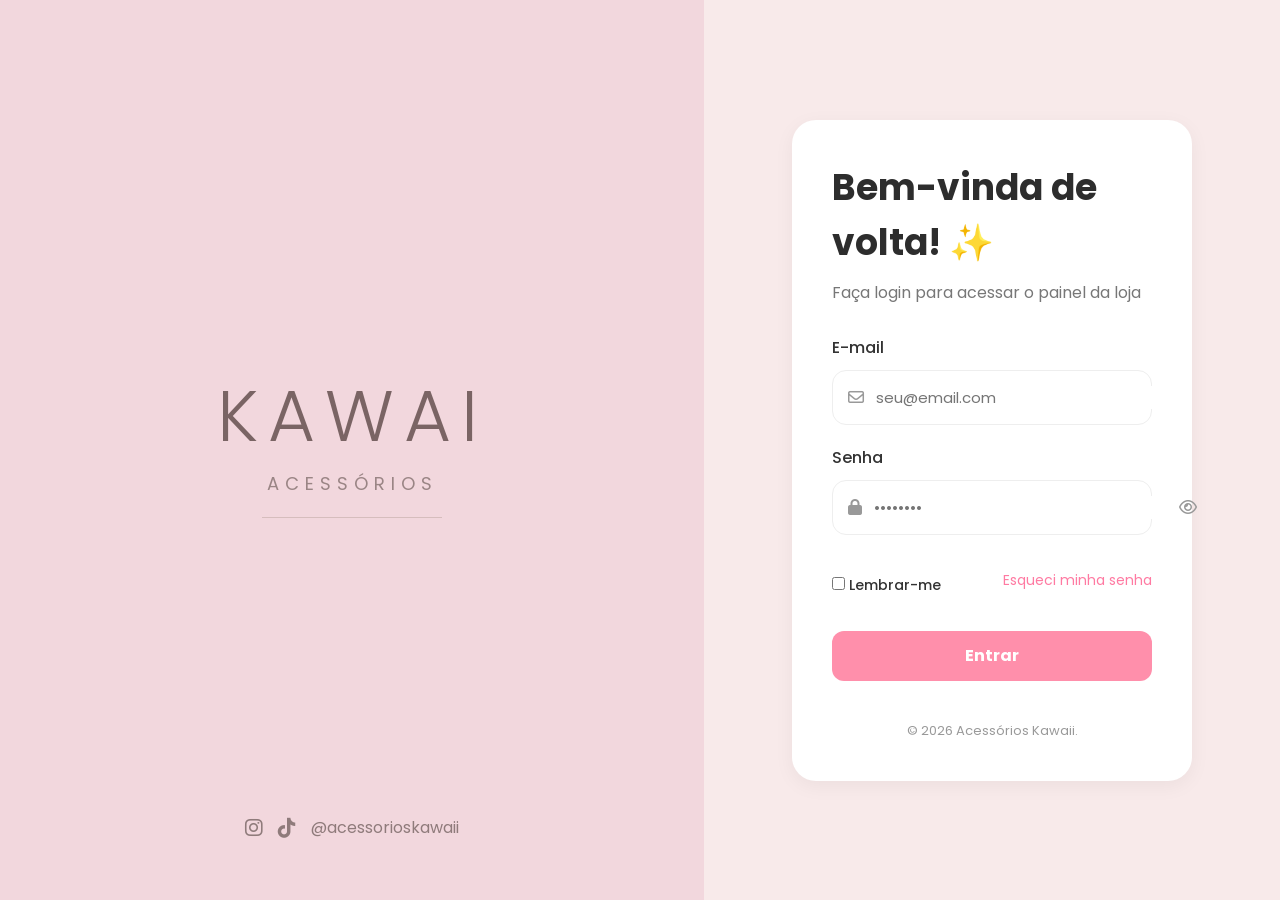
<file: login.html>
<!DOCTYPE html>
<html lang="pt-br">

<head>
<meta charset="UTF-8">
<title>Login - Kawaii</title>

<link rel="stylesheet" href="style.css">

<link href="https://fonts.googleapis.com/css2?family=Poppins:wght@300;400;500;600&display=swap" rel="stylesheet">

<link rel="stylesheet"
href="https://cdnjs.cloudflare.com/ajax/libs/font-awesome/6.5.1/css/all.min.css">

</head>

<body class="login-body">

<div class="login-container">

    <!-- ESQUERDA -->

    <div class="login-left">

        <div class="logo-area">

            <h1>KAWAI</h1>

            <span>ACESSÓRIOS</span>

            <div class="linha"></div>

        </div>

        <div class="social">
            <i class="fa-brands fa-instagram"></i>
            <i class="fa-brands fa-tiktok"></i>

            <p>@acessorioskawaii</p>
        </div>

    </div>

    <!-- DIREITA -->

    <div class="login-right">

        <div class="login-box">

            <h2>Bem-vinda de volta! ✨</h2>

            <p class="sub">
                Faça login para acessar o painel da loja
            </p>

            <form onsubmit="entrar(event)">

                <label>E-mail</label>

                <div class="input-icon">
                    <i class="fa-regular fa-envelope"></i>

                    <input type="email"
                    id="email"
                    placeholder="seu@email.com"
                    required>
                </div>

                <label>Senha</label>

                <div class="input-icon">
                    <i class="fa-solid fa-lock"></i>

                    <input type="password"
                    id="senha"
                    placeholder="••••••••"
                    required>

                    <i class="fa-regular fa-eye"></i>
                </div>

                <div class="options">

                    <label class="remember">
                        <input type="checkbox">
                        Lembrar-me
                    </label>

                    <a href="#">
                        Esqueci minha senha
                    </a>

                </div>

                <button type="submit">
                    Entrar
                </button>

            </form>

            <div class="footer-login">
                © 2026 Acessórios Kawaii.
            </div>

        </div>

    </div>

</div>

<script src="script.js"></script>

</body>
</html>
</file>
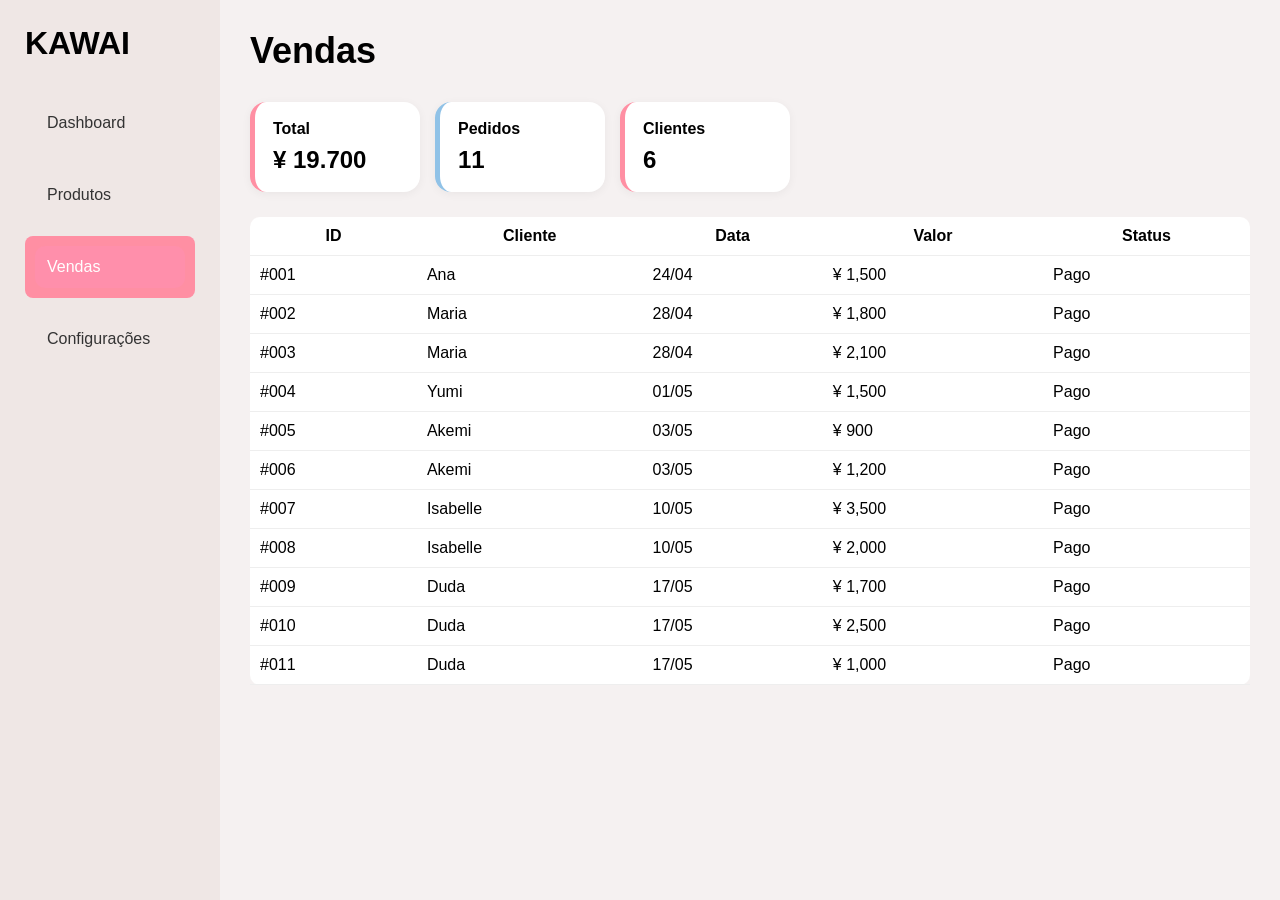
<file: vendas.html>
<!DOCTYPE html>
<html lang="pt-br">
<head>
<meta charset="UTF-8">
<title>Vendas</title>
<link rel="stylesheet" href="style.css">
</head>

<body>

<div class="layout">

<aside class="sidebar">
  <h2>KAWAI</h2>
  <ul>
    <li><a href="index.html">Dashboard</a></li>
    <li><a href="produtos.html">Produtos</a></li>
    <li class="active"><a href="vendas.html">Vendas</a></li>
    <li><a href="#">Configurações</a></li>
  </ul>
</aside>

<div class="content">

<header>
  <h1>Vendas</h1>
</header>

<!-- RESUMO -->
<section class="cards">
  <div class="card pink"><h3>Total</h3><p>¥ 19.700</p></div>
  <div class="card blue"><h3>Pedidos</h3><p>11</p></div>
  <div class="card pink"><h3>Clientes</h3><p>6</p></div>
</section>

<!-- TABELA -->
<div class="box">
  <table>
    <thead>
      <tr>
        <th>ID</th>
        <th>Cliente</th>
        <th>Data</th>
        <th>Valor</th>
        <th>Status</th>
      </tr>
    </thead>

    <tbody>
      <tr>
        <td>#001</td>
        <td>Ana</td>
        <td>24/04</td>
        <td>¥ 1,500</td>
        <td class="ok">Pago</td>
      </tr>

      <tr>
        <td>#002</td>
        <td>Maria</td>
        <td>28/04</td>
        <td>¥ 1,800</td>
        <td class="pendente">Pago</td>
      </tr>
      <tr>
        <td>#003</td>
        <td>Maria</td>
        <td>28/04</td>
        <td>¥ 2,100</td>
        <td class="pendente">Pago</td>
      </tr>
      
    </tbody>
        <td>#004</td>
        <td>Yumi</td>
        <td>01/05</td>
        <td>¥ 1,500</td>
        <td class="ok">Pago</td>
      </tr>
      </tbody>
        <td>#005</td>
        <td>Akemi</td>
        <td>03/05</td>
        <td>¥ 900</td>
        <td class="ok">Pago</td>
        </tbody>
        <td>#006</td>
        <td>Akemi</td>
        <td>03/05</td>
        <td>¥ 1,200</td>
        <td class="ok">Pago</td>
        </tbody>
        <td>#007</td>
        <td>Isabelle</td>
        <td>10/05</td>
        <td>¥ 3,500</td>
        <td class="ok">Pago</td>
        </tbody>
        <td>#008</td>
        <td>Isabelle</td>
        <td>10/05</td>
        <td>¥ 2,000</td>
        <td class="ok">Pago</td>
        </tbody>
        <td>#009</td>
        <td>Duda</td>
        <td>17/05</td>
        <td>¥ 1,700</td>
        <td class="ok">Pago</td>
          </tbody>
        <td>#010</td>
        <td>Duda</td>
        <td>17/05</td>
        <td>¥ 2,500</td>
        <td class="ok">Pago</td>  </tbody>
        <td>#011</td>
        <td>Duda</td>
        <td>17/05</td>
        <td>¥ 1,000</td>
        <td class="ok">Pago</td>

  </table>
</div>

</div>
</div>

</body>
</html>
</file>
<file: style.css>
body {
  margin: 0;
  font-family: 'Segoe UI', sans-serif;
  background: #f6f2f0;
}

.layout {
  display: flex;
}

/* SIDEBAR */
.sidebar {
  width: 220px;
  background: #efe4e1;
  height: 100vh;
  padding: 20px;
}

.sidebar ul {
  list-style: none;
  padding: 0;
}

.sidebar li {
  padding: 10px;
  border-radius: 8px;
}

.sidebar li.active {
  background: #ff8fa3;
}

.sidebar a {
  text-decoration: none;
  color: black;
}

/* CONTEÚDO */
.content {
  flex: 1;
  padding: 30px;
}

header {
  display: flex;
  justify-content: space-between;
}

/* CARDS */
.cards {
  display: grid;
  grid-template-columns: repeat(4, 1fr);
  gap: 20px;
  margin-top: 20px;
}

.card {
  background: white;
  padding: 20px;
  border-radius: 15px;
}

.card.pink { border-left: 5px solid #ff8fa3; }
.card.blue { border-left: 5px solid #90c2e7; }

/* GRÁFICO */
.grafico {
  margin-top: 30px;
  background: white;
  padding: 20px;
  border-radius: 15px;
}

/* TABELA */
table {
  width: 100%;
  margin-top: 20px;
  background: white;
  border-radius: 10px;
  border-collapse: collapse;
}

th, td {
  padding: 10px;
  border-bottom: 1px solid #eee;
}
* {
  margin: 0;
  padding: 0;
  box-sizing: border-box;
  font-family: 'Poppins', sans-serif;
}

/* LOGIN */

.login-body{
    font-family:'Poppins', sans-serif;
    background:#f8f3f2;
}

.login-container{
    display:flex;
    height:100vh;
}

/* ESQUERDA */

.login-left{
    width:45%;
    background:#f6e9e7;
    display:flex;
    flex-direction:column;
    justify-content:center;
    align-items:center;
    position:relative;
}

.logo-area{
    text-align:center;
}

.logo-area h1{
    font-size:72px;
    letter-spacing:10px;
    color:#7a6464;
    font-weight:300;
}

.logo-area span{
    letter-spacing:6px;
    color:#9a8585;
    font-size:18px;
}

.linha{
    width:180px;
    height:1px;
    background:#d6bdbd;
    margin:20px auto;
}

.social{
    position:absolute;
    bottom:60px;
    display:flex;
    align-items:center;
    gap:15px;
    color:#8f7b7b;
}

.social i{
    font-size:20px;
}

/* DIREITA */

.login-right{
    width:55%;
    display:flex;
    justify-content:center;
    align-items:center;
    background:#fffafa;
}

.login-box{
    width:430px;
}

.login-box h2{
    font-size:42px;
    color:#2d2d2d;
    margin-bottom:10px;
}

.sub{
    color:#777;
    margin-bottom:40px;
}

.login-box label{
    display:block;
    margin-bottom:10px;
    margin-top:20px;
    font-weight:500;
    color:#333;
}

/* INPUT */

.input-icon{
    height:55px;
    background:white;
    border:1px solid #eee;
    border-radius:14px;
    display:flex;
    align-items:center;
    padding:0 15px;
    gap:12px;
}

.input-icon i{
    color:#999;
}

.input-icon input{
    flex:1;
    border:none;
    outline:none;
    font-size:15px;
    font-family:'Poppins', sans-serif;
}

/* OPTIONS */

.options{
    display:flex;
    justify-content:space-between;
    align-items:center;
    margin-top:20px;
    margin-bottom:30px;
    font-size:14px;
}

.options a{
    color:#ff7f9f;
    text-decoration:none;
}

.remember{
    display:flex;
    align-items:center;
    gap:8px;
    color:#666;
}

/* BOTÃO */

.login-box button{
    width:100%;
    height:55px;
    border:none;
    border-radius:14px;
    background:#ff8fab;
    color:white;
    font-size:16px;
    font-weight:600;
    cursor:pointer;
    transition:0.3s;
}

.login-box button:hover{
    background:#ff7398;
}

/* FOOTER */

.footer-login{
    margin-top:40px;
    text-align:center;
    color:#999;
    font-size:13px;
}

/* INPUT */
.input-group {
  margin-bottom: 15px;
}

.input-group label {
  font-size: 14px;
}

.input-group input {
  width: 100%;
  padding: 12px;
  border-radius: 12px;
  border: 1px solid #ddd;
  margin-top: 5px;
  transition: 0.3s;
}

.input-group input:focus {
  border-color: #ff8fa3;
  outline: none;
  box-shadow: 0 0 8px rgba(255,143,163,0.3);
}

/* OPTIONS */
.options {
  display: flex;
  justify-content: space-between;
  font-size: 13px;
  margin-bottom: 15px;
}

.options a {
  color: #ff8fa3;
  text-decoration: none;
}

/* BOTÃO */
button {
  width: 100%;
  padding: 12px;
  border-radius: 12px;
  border: none;
  background: linear-gradient(90deg, #ff8fa3, #ffb3c1);
  color: white;
  font-weight: 600;
  cursor: pointer;
  transition: 0.3s;
}

button:hover {
  transform: scale(1.03);
}

/* ANIMAÇÃO */
@keyframes fadeIn {
  from {
    opacity: 0;
    transform: translateY(20px);
  }
  to {
    opacity: 1;
    transform: translateY(0);
  }
}/* BOTÃO */
.btn {
  background: #ff758c;
  border: none;
  color: white;
  padding: 10px 15px;
  border-radius: 8px;
  cursor: pointer;
}

/* FILTRO */
.filtro {
  margin: 15px 0;
}

.filtro input {
  width: 250px;
  padding: 8px;
  border-radius: 6px;
  border: 1px solid #ccc;
}

/* IMAGEM */
td img {
  border-radius: 6px;
}

/* AÇÕES */
.edit {
  background: #3b82f6;
  color: white;
  border: none;
  padding: 5px 10px;
  border-radius: 6px;
}

.delete {
  background: #ef4444;
  color: white;
  border: none;
  padding: 5px 10px;
  border-radius: 6px;
}
/* MELHORIAS */

body{
    background:#f5f1f1;
    font-family:Arial, sans-serif;
}

/* sidebar */

/* SIDEBAR */

.sidebar{
    width:180px;
    background:#efe7e5;
    padding:20px;
}

.sidebar h2{
    font-size:28px;
    margin-bottom:20px;
}

/* HEADER */

header h1{
    font-size:32px;
}

/* CARDS */

.cards{
    display:flex;
    gap:15px;
    margin-bottom:20px;
}

.card{
    background:white;
    padding:15px;
    border-radius:14px;
    min-width:140px;
    box-shadow:0 2px 8px rgba(0,0,0,0.05);
    border-left:4px solid #ff8fab;
}

.card h3{
    font-size:15px;
    margin-bottom:5px;
}

.card p{
    font-size:22px;
}

/* GRÁFICO */

.grafico{
    background:white;
    padding:20px;
    border-radius:16px;
}

.grafico h3{
    font-size:20px;
    margin-bottom:15px;
}
canvas{
    max-height:300px;
}
/* TOPBAR */

.topbar{
    display:flex;
    align-items:center;
    gap:15px;
}

.notificacao{
    width:40px;
    height:40px;
    background:white;
    border-radius:50%;
    display:flex;
    align-items:center;
    justify-content:center;
    box-shadow:0 2px 8px rgba(0,0,0,0.05);
    cursor:pointer;
    font-size:18px;
    transition:0.3s;
}

.notificacao:hover{
    transform:scale(1.05);
}

.user{
    background:white;
    padding:10px 15px;
    border-radius:12px;
    box-shadow:0 2px 8px rgba(0,0,0,0.05);
    display:flex;
    align-items:center;
    gap:8px;
    cursor:pointer;
}

.user span{
    font-size:12px;
}
/* RESET */

*{
    margin:0;
    padding:0;
    box-sizing:border-box;
}

/* =========================
LOGIN
========================= */

.login-body{
    font-family:'Poppins', sans-serif;
    background:#f7efef;
}

.login-container{
    display:flex;
    min-height:100vh;
}

/* ESQUERDA */

.login-left{
    width:55%;
    background:#f2d7dd;
    display:flex;
    flex-direction:column;
    justify-content:center;
    padding:80px;
}

.brand h1{
    font-size:72px;
    letter-spacing:8px;
    color:#6b5555;
}

.brand span{
    font-size:28px;
    color:#7d6666;
}

.tagline{
    margin-top:30px;
    font-size:24px;
    color:#7d6666;
    max-width:500px;
    line-height:1.5;
}

/* DIREITA */

.login-right{
    width:45%;
    display:flex;
    justify-content:center;
    align-items:center;
    background:#f8eaea;
}

.login-box{
    width:400px;
    background:white;
    padding:40px;
    border-radius:24px;
    box-shadow:0 5px 20px rgba(0,0,0,0.05);
}

.login-box h2{
    font-size:36px;
    margin-bottom:10px;
}

.sub{
    color:#777;
    margin-bottom:30px;
}

.input-group{
    margin-bottom:20px;
}

.input-group label{
    display:block;
    margin-bottom:8px;
    color:#555;
}

.input-group input{
    width:100%;
    height:50px;
    border:1px solid #eee;
    border-radius:12px;
    padding:0 15px;
    font-size:15px;
    outline:none;
}

.input-group input:focus{
    border-color:#ff8fab;
}

.options{
    display:flex;
    justify-content:space-between;
    margin-bottom:25px;
    font-size:14px;
}

.options a{
    color:#ff7aa2;
    text-decoration:none;
}

.login-box button{
    width:100%;
    height:50px;
    border:none;
    border-radius:12px;
    background:#ff8fab;
    color:white;
    font-size:16px;
    font-weight:bold;
    cursor:pointer;
}

/* =========================
DASHBOARD
========================= */

body{
    font-family:'Poppins', sans-serif;
    background:#f5f1f1;
}

.layout{
    display:flex;
    min-height:100vh;
}

/* SIDEBAR */

.sidebar{
    width:220px;
    background:#efe7e5;
    padding:25px;
}

.sidebar h2{
    font-size:32px;
    margin-bottom:30px;
}

.sidebar ul{
    list-style:none;
}

.sidebar li{
    margin-bottom:10px;
}

.sidebar a{
    display:block;
    padding:12px;
    border-radius:10px;
    text-decoration:none;
    color:#333;
    transition:0.3s;
}

.sidebar a:hover{
    background:#ffd1dc;
}

.sidebar .active a{
    background:#ff8fab;
    color:white;
}

/* CONTEÚDO */

.content{
    flex:1;
    padding:30px;
}

/* HEADER */

header{
    display:flex;
    justify-content:space-between;
    align-items:center;
    margin-bottom:30px;
}

header h1{
    font-size:36px;
}

/* TOPBAR */

.topbar{
    display:flex;
    align-items:center;
    gap:15px;
}

.notificacao{
    width:40px;
    height:40px;
    background:white;
    border-radius:50%;
    display:flex;
    align-items:center;
    justify-content:center;
    box-shadow:0 2px 8px rgba(0,0,0,0.05);
    cursor:pointer;
}

.user{
    background:white;
    padding:10px 15px;
    border-radius:12px;
    box-shadow:0 2px 8px rgba(0,0,0,0.05);
    display:flex;
    align-items:center;
    gap:8px;
}

/* CARDS */

.cards{
    display:flex;
    gap:15px;
    margin-bottom:25px;
}

.card{
    background:white;
    padding:18px;
    border-radius:16px;
    min-width:170px;
    box-shadow:0 2px 10px rgba(0,0,0,0.05);
    border-left:4px solid #ff8fab;
}

.card h3{
    margin-bottom:8px;
    font-size:16px;
}

.card p{
    font-size:24px;
    font-weight:bold;
}

/* GRÁFICO */

.grafico{
    background:white;
    padding:25px;
    border-radius:20px;
    box-shadow:0 2px 10px rgba(0,0,0,0.05);
}

.grafico h3{
    margin-bottom:20px;
}

canvas{
    max-height:300px;
}
</file>
